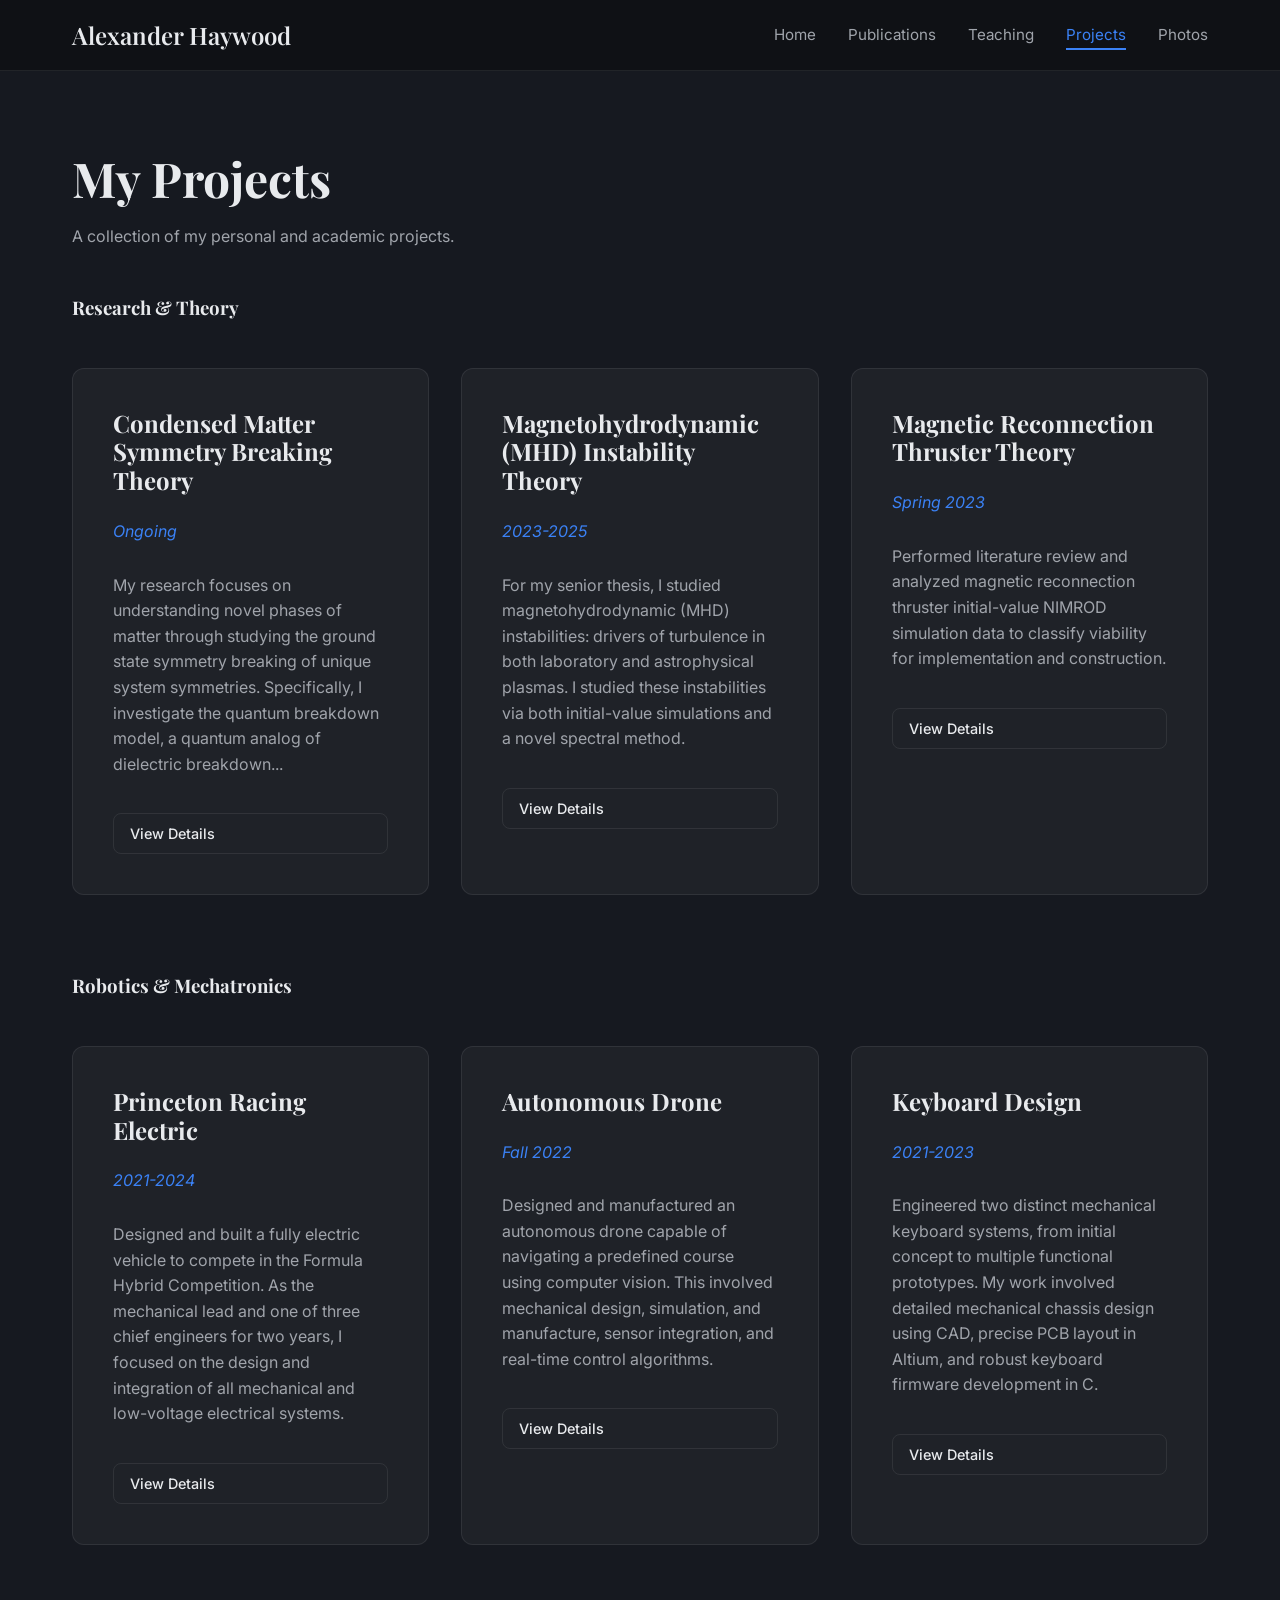
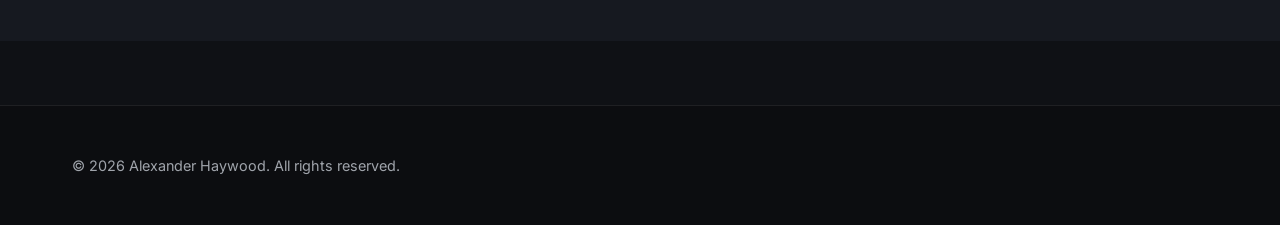
<file: projects.html>
<!DOCTYPE html>
<html lang="en" dir="ltr">
<head>
    <meta charset="utf-8">
    <meta name="viewport" content="width=device-width, initial-scale=1, shrink-to-fit=no">
    <title>Alexander Haywood | Projects</title>
    <link href="https://fonts.googleapis.com/css2?family=Inter:wght@300;400;500;600&family=Playfair+Display:ital,wght@0,400;0,600;0,700;1,400&display=swap" rel="stylesheet">
    <link rel="stylesheet" href="style.css">
</head>
<body>
    <div class="dynamic-bg"></div>

    <header>
        <div class="container nav-inner">
            <a class="logo" href="/">Alexander Haywood</a>
            <button class="nav-toggle" aria-label="Toggle navigation">
                <span></span><span></span><span></span>
            </button>
            <ul class="nav-links">
                <li><a href="/">Home</a></li>
                <li><a href="publications">Publications</a></li>
                <li><a href="teaching">Teaching</a></li>
                <li><a href="projects" class="accent">Projects</a></li>
                <li><a href="photos">Photos</a></li>
            </ul>
        </div>
    </header>

    <section class="section alt-bg" style="padding-top: 150px; min-height: 100vh;">
        <div class="container reveal">
            <h2>My Projects</h2>
            <p style="margin-bottom: 3rem;">A collection of my personal and academic projects.</p>

            <h3 style="margin-top: 2rem;">Research & Theory</h3>
            <div class="services-grid">
                <div class="service-card reveal">
                    <h3>Condensed Matter Symmetry Breaking Theory</h3>
                    <p class="accent" style="font-style: italic; margin-bottom: 1rem;">Ongoing</p>
                    <p>My research focuses on understanding novel phases of matter through studying the ground state symmetry breaking of unique system symmetries. Specifically, I investigate the quantum breakdown model, a quantum analog of dielectric breakdown...</p>
                    <a href="https://drive.google.com/file/d/1afVeXFeJFlPIGq2DeE9EIdu86arV-Ll6/view?usp=sharing" target="_blank" class="btn btn-secondary" style="margin-top: 1.5rem; padding: 0.5rem 1rem; font-size: 0.9rem;">View Details</a>
                </div>

                <div class="service-card reveal">
                    <h3>Magnetohydrodynamic (MHD) Instability Theory</h3>
                    <p class="accent" style="font-style: italic; margin-bottom: 1rem;">2023-2025</p>
                    <p>For my senior thesis, I studied magnetohydrodynamic (MHD) instabilities: drivers of turbulence in both laboratory and astrophysical plasmas. I studied these instabilities via both initial-value simulations and a novel spectral method.</p>
                    <a href="https://drive.google.com/drive/folders/1Ua-ou-RHP7XSs_8Zm_6vzs5P2Aer0mdH?usp=sharing" target="_blank" class="btn btn-secondary" style="margin-top: 1.5rem; padding: 0.5rem 1rem; font-size: 0.9rem;">View Details</a>
                </div>

                <div class="service-card reveal">
                    <h3>Magnetic Reconnection Thruster Theory</h3>
                    <p class="accent" style="font-style: italic; margin-bottom: 1rem;">Spring 2023</p>
                    <p>Performed literature review and analyzed magnetic reconnection thruster initial-value NIMROD simulation data to classify viability for implementation and construction.</p>
                    <a href="https://drive.google.com/file/d/1PoA9QG_QUIBM-g7zYK7d5_i_2VtiS86Q/view?usp=sharing" target="_blank" class="btn btn-secondary" style="margin-top: 1.5rem; padding: 0.5rem 1rem; font-size: 0.9rem;">View Details</a>
                </div>
            </div>

            <h3 style="margin-top: 5rem;">Robotics & Mechatronics</h3>
            <div class="services-grid">
                <div class="service-card reveal">
                    <h3>Princeton Racing Electric</h3>
                    <p class="accent" style="font-style: italic; margin-bottom: 1rem;">2021-2024</p>
                    <p>Designed and built a fully electric vehicle to compete in the Formula Hybrid Competition. As the mechanical lead and one of three chief engineers for two years, I focused on the design and integration of all mechanical and low-voltage electrical systems.</p>
                    <a href="https://princetonracingelectric.com/" target="_blank" class="btn btn-secondary" style="margin-top: 1.5rem; padding: 0.5rem 1rem; font-size: 0.9rem;">View Details</a>
                </div>

                <div class="service-card reveal">
                    <h3>Autonomous Drone</h3>
                    <p class="accent" style="font-style: italic; margin-bottom: 1rem;">Fall 2022</p>
                    <p>Designed and manufactured an autonomous drone capable of navigating a predefined course using computer vision. This involved mechanical design, simulation, and manufacture, sensor integration, and real-time control algorithms.</p>
                    <a href="https://drive.google.com/file/d/15bDNWx9g_iHHfVzmi17-Q3qdR-axWjC_/view?usp=sharing" target="_blank" class="btn btn-secondary" style="margin-top: 1.5rem; padding: 0.5rem 1rem; font-size: 0.9rem;">View Details</a>
                </div>

                <div class="service-card reveal">
                    <h3>Keyboard Design</h3>
                    <p class="accent" style="font-style: italic; margin-bottom: 1rem;">2021-2023</p>
                    <p>Engineered two distinct mechanical keyboard systems, from initial concept to multiple functional prototypes. My work involved detailed mechanical chassis design using CAD, precise PCB layout in Altium, and robust keyboard firmware development in C.</p>
                    <a href="https://tigersats.princeton.edu/" target="_blank" class="btn btn-secondary" style="margin-top: 1.5rem; padding: 0.5rem 1rem; font-size: 0.9rem;">View Details</a>
                </div>
            </div>
        </div>
    </section>

    <footer>
        <div class="container footer-content">
            <p>&copy; <span id="year"></span> Alexander Haywood. All rights reserved.</p>
        </div>
    </footer>

    <script src="script.js"></script>
</body>
</html>
</file>
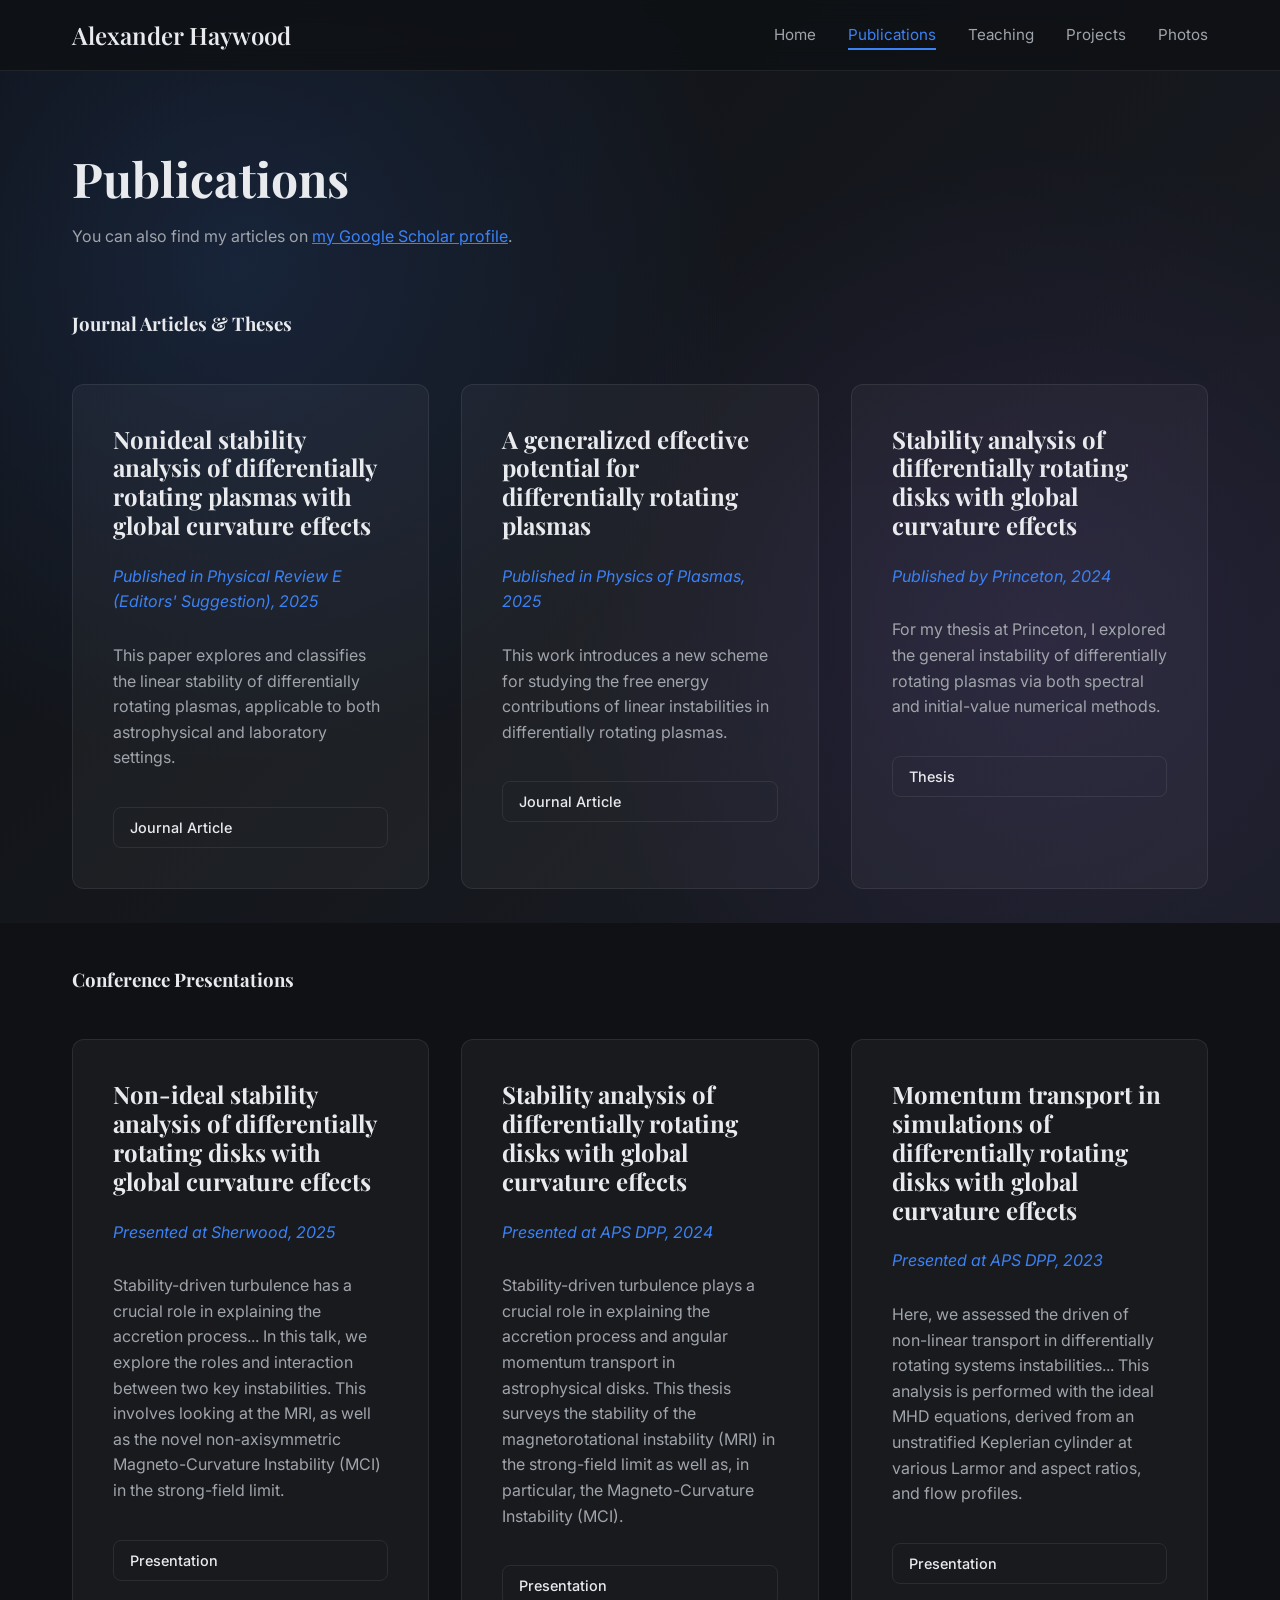
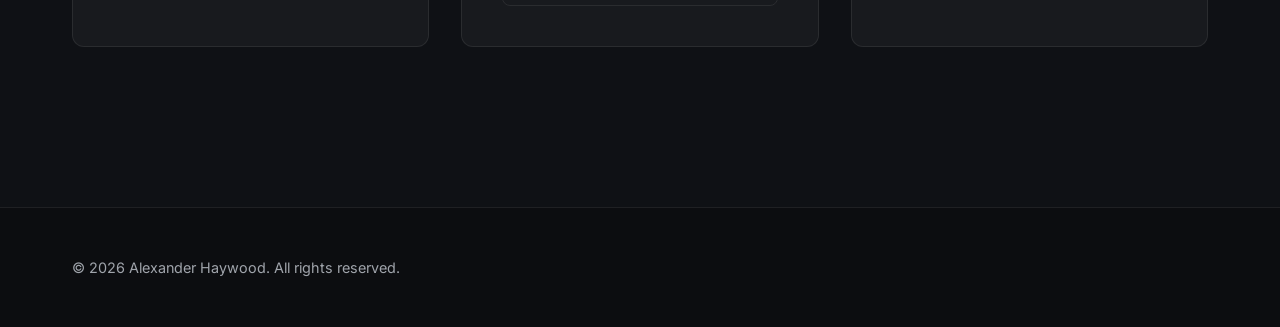
<file: publications.html>
<!DOCTYPE html>
<html lang="en" dir="ltr">
<head>
    <meta charset="utf-8">
    <meta name="viewport" content="width=device-width, initial-scale=1, shrink-to-fit=no">
    <title>Alexander Haywood | Publications</title>
    <link href="https://fonts.googleapis.com/css2?family=Inter:wght@300;400;500;600&family=Playfair+Display:ital,wght@0,400;0,600;0,700;1,400&display=swap" rel="stylesheet">
    <link rel="stylesheet" href="style.css">
</head>
<body>
    <div class="dynamic-bg"></div>

    <header>
        <div class="container nav-inner">
            <a class="logo" href="/">Alexander Haywood</a>
            <button class="nav-toggle" aria-label="Toggle navigation">
                <span></span><span></span><span></span>
            </button>
            <ul class="nav-links">
                <li><a href="/">Home</a></li>
                <li><a href="publications" class="accent">Publications</a></li>
                <li><a href="teaching">Teaching</a></li>
                <li><a href="projects">Projects</a></li>
                <li><a href="photos">Photos</a></li>
            </ul>
        </div>
    </header>

    <section class="section" style="padding-top: 150px; min-height: 100vh;">
        <div class="container reveal">
            <h2>Publications</h2>
            <p style="margin-bottom: 2rem;">You can also find my articles on <a href="https://scholar.google.com/citations?user=LzRSGlgAAAAJ&hl=en" target="_blank" class="accent">my Google Scholar profile</a>.</p>

            <h3 style="margin-top: 4rem;">Journal Articles & Theses</h3>
            <div class="services-grid">
                <div class="service-card reveal">
                    <h3>Nonideal stability analysis of differentially rotating plasmas with global curvature effects</h3>
                    <p class="accent" style="font-style: italic; margin-bottom: 1rem;">Published in Physical Review E (Editors' Suggestion), 2025</p>
                    <p>This paper explores and classifies the linear stability of differentially rotating plasmas, applicable to both astrophysical and laboratory settings.</p>
                    <a href="https://journals.aps.org/pre/abstract/10.1103/rgr3-p9wg" target="_blank" class="btn btn-secondary" style="margin-top: 1.5rem; padding: 0.5rem 1rem; font-size: 0.9rem;">Journal Article</a>
                </div>

                <div class="service-card reveal">
                    <h3>A generalized effective potential for differentially rotating plasmas</h3>
                    <p class="accent" style="font-style: italic; margin-bottom: 1rem;">Published in Physics of Plasmas, 2025</p>
                    <p>This work introduces a new scheme for studying the free energy contributions of linear instabilities in differentially rotating plasmas.</p>
                    <a href="https://pubs.aip.org/aip/pop/article/32/3/030702/3339680/A-generalized-effective-potential-for" target="_blank" class="btn btn-secondary" style="margin-top: 1.5rem; padding: 0.5rem 1rem; font-size: 0.9rem;">Journal Article</a>
                </div>

                <div class="service-card reveal">
                    <h3>Stability analysis of differentially rotating disks with global curvature effects</h3>
                    <p class="accent" style="font-style: italic; margin-bottom: 1rem;">Published by Princeton, 2024</p>
                    <p>For my thesis at Princeton, I explored the general instability of differentially rotating plasmas via both spectral and initial-value numerical methods.</p>
                    <a href="https://drive.google.com/file/d/1K_acn_D7tZbE5UHH3ksS3qkBdis9TLyz/view?usp=sharing" target="_blank" class="btn btn-secondary" style="margin-top: 1.5rem; padding: 0.5rem 1rem; font-size: 0.9rem;">Thesis</a>
                </div>
            </div>

            <h3 style="margin-top: 5rem;">Conference Presentations</h3>
            <div class="services-grid">
                <div class="service-card reveal">
                    <h3>Non-ideal stability analysis of differentially rotating disks with global curvature effects</h3>
                    <p class="accent" style="font-style: italic; margin-bottom: 1rem;">Presented at Sherwood, 2025</p>
                    <p>Stability-driven turbulence has a crucial role in explaining the accretion process... In this talk, we explore the roles and interaction between two key instabilities. This involves looking at the MRI, as well as the novel non-axisymmetric Magneto-Curvature Instability (MCI) in the strong-field limit.</p>
                    <a href="https://drive.google.com/file/d/1swxrlVujX1Qfk1bl473zZQ3wuRk8xI-T/view?usp=sharing" target="_blank" class="btn btn-secondary" style="margin-top: 1.5rem; padding: 0.5rem 1rem; font-size: 0.9rem;">Presentation</a>
                </div>

                <div class="service-card reveal">
                    <h3>Stability analysis of differentially rotating disks with global curvature effects</h3>
                    <p class="accent" style="font-style: italic; margin-bottom: 1rem;">Presented at APS DPP, 2024</p>
                    <p>Stability-driven turbulence plays a crucial role in explaining the accretion process and angular momentum transport in astrophysical disks. This thesis surveys the stability of the magnetorotational instability (MRI) in the strong-field limit as well as, in particular, the Magneto-Curvature Instability (MCI).</p>
                    <a href="https://drive.google.com/file/d/1WRB7lA8bBtjf6wplPPrt6qmtHCEcqmUs/view" target="_blank" class="btn btn-secondary" style="margin-top: 1.5rem; padding: 0.5rem 1rem; font-size: 0.9rem;">Presentation</a>
                </div>

                <div class="service-card reveal">
                    <h3>Momentum transport in simulations of differentially rotating disks with global curvature effects</h3>
                    <p class="accent" style="font-style: italic; margin-bottom: 1rem;">Presented at APS DPP, 2023</p>
                    <p>Here, we assessed the driven of non-linear transport in differentially rotating systems instabilities... This analysis is performed with the ideal MHD equations, derived from an unstratified Keplerian cylinder at various Larmor and aspect ratios, and flow profiles.</p>
                    <a href="https://drive.google.com/file/d/14jXA4NOLmpWg2l7RYU6IsIsV2BSVmt2G/view" target="_blank" class="btn btn-secondary" style="margin-top: 1.5rem; padding: 0.5rem 1rem; font-size: 0.9rem;">Presentation</a>
                </div>
            </div>
        </div>
    </section>

    <footer>
        <div class="container footer-content">
            <p>&copy; <span id="year"></span> Alexander Haywood. All rights reserved.</p>
        </div>
    </footer>

    <script src="script.js"></script>
</body>
</html>
</file>
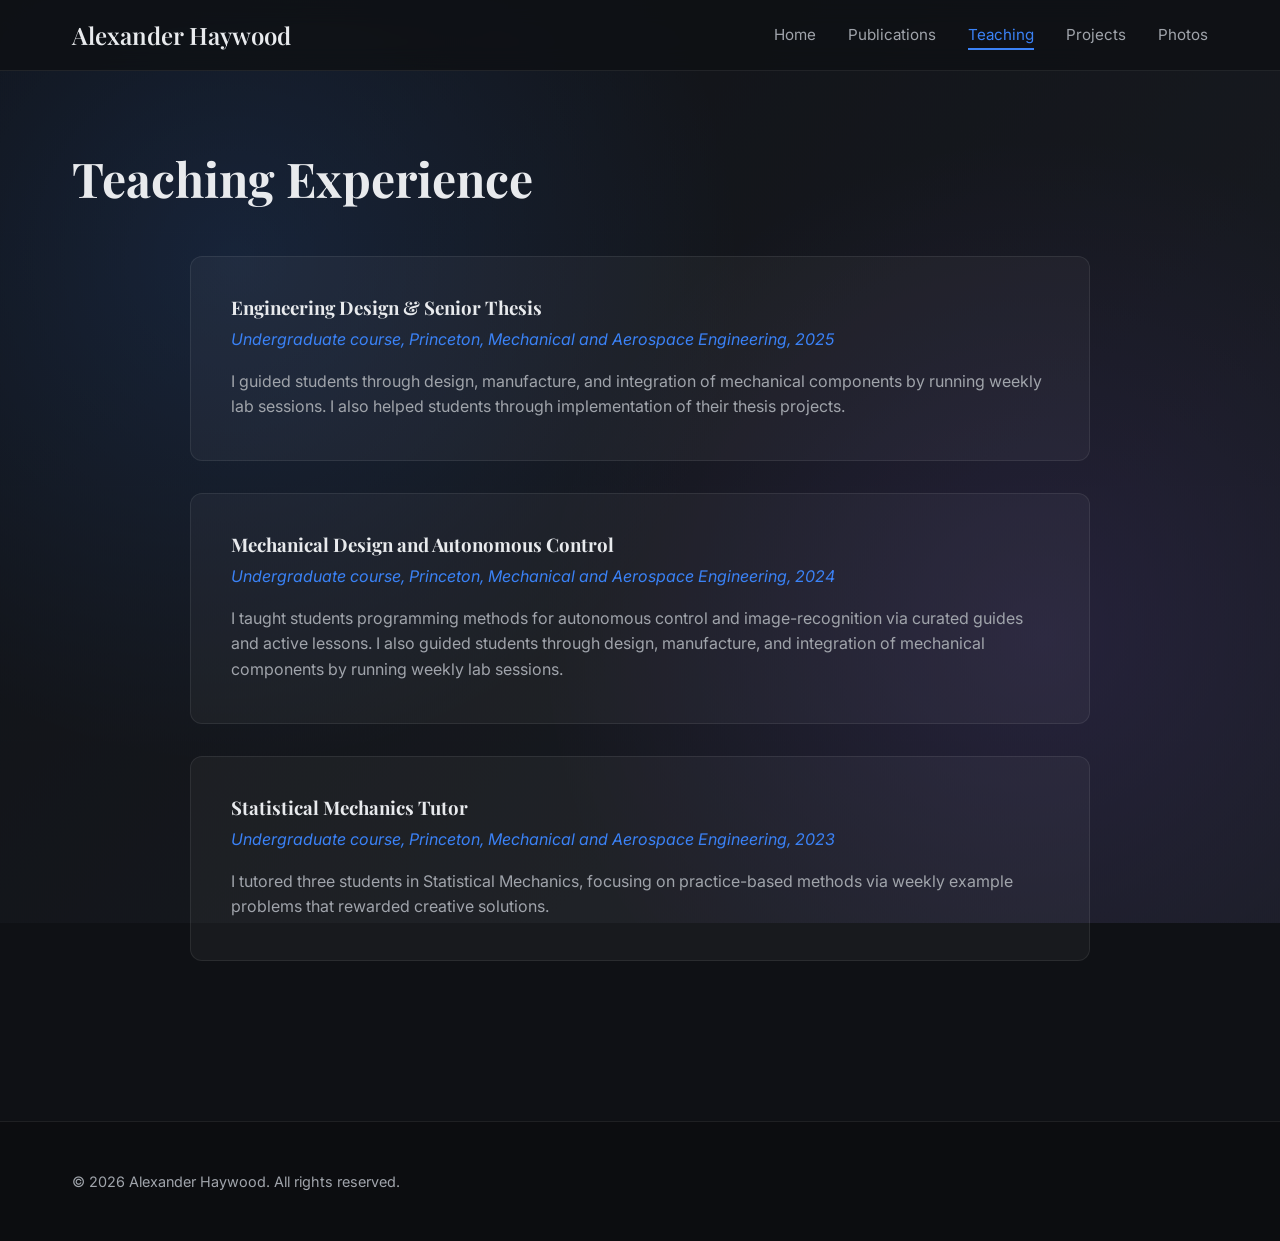
<file: teaching.html>
<!DOCTYPE html>
<html lang="en" dir="ltr">
<head>
    <meta charset="utf-8">
    <meta name="viewport" content="width=device-width, initial-scale=1, shrink-to-fit=no">
    <title>Alexander Haywood | Teaching</title>
    <link href="https://fonts.googleapis.com/css2?family=Inter:wght@300;400;500;600&family=Playfair+Display:ital,wght@0,400;0,600;0,700;1,400&display=swap" rel="stylesheet">
    <link rel="stylesheet" href="style.css">
</head>
<body>
    <div class="dynamic-bg"></div>

    <header>
        <div class="container nav-inner">
            <a class="logo" href="/">Alexander Haywood</a>
            <button class="nav-toggle" aria-label="Toggle navigation">
                <span></span><span></span><span></span>
            </button>
            <ul class="nav-links">
                <li><a href="/">Home</a></li>
                <li><a href="publications">Publications</a></li>
                <li><a href="teaching" class="accent">Teaching</a></li>
                <li><a href="projects">Projects</a></li>
                <li><a href="photos">Photos</a></li>
            </ul>
        </div>
    </header>

    <section class="section" style="padding-top: 150px; min-height: 100vh;">
        <div class="container reveal">
            <h2>Teaching Experience</h2>

            <!-- Explicitly forced to single column on all screen sizes -->
            <div class="vision-grid" style="grid-template-columns: 1fr; max-width: 900px; margin: 3rem auto 0;">
                <div class="value-card reveal">
                    <h3 style="color: var(--text-primary); margin-bottom: 0.5rem;">Engineering Design & Senior Thesis</h3>
                    <p class="accent" style="font-style: italic; margin-bottom: 1rem;">Undergraduate course, Princeton, Mechanical and Aerospace Engineering, 2025</p>
                    <p style="max-width: 100%;">I guided students through design, manufacture, and integration of mechanical components by running weekly lab sessions. I also helped students through implementation of their thesis projects.</p>
                </div>

                <div class="value-card reveal">
                    <h3 style="color: var(--text-primary); margin-bottom: 0.5rem;">Mechanical Design and Autonomous Control</h3>
                    <p class="accent" style="font-style: italic; margin-bottom: 1rem;">Undergraduate course, Princeton, Mechanical and Aerospace Engineering, 2024</p>
                    <p style="max-width: 100%;">I taught students programming methods for autonomous control and image-recognition via curated guides and active lessons. I also guided students through design, manufacture, and integration of mechanical components by running weekly lab sessions.</p>
                </div>

                <div class="value-card reveal">
                    <h3 style="color: var(--text-primary); margin-bottom: 0.5rem;">Statistical Mechanics Tutor</h3>
                    <p class="accent" style="font-style: italic; margin-bottom: 1rem;">Undergraduate course, Princeton, Mechanical and Aerospace Engineering, 2023</p>
                    <p style="max-width: 100%;">I tutored three students in Statistical Mechanics, focusing on practice-based methods via weekly example problems that rewarded creative solutions.</p>
                </div>
            </div>
        </div>
    </section>

    <footer>
        <div class="container footer-content">
            <p>&copy; <span id="year"></span> Alexander Haywood. All rights reserved.</p>
        </div>
    </footer>

    <script src="script.js"></script>
</body>
</html>
</file>
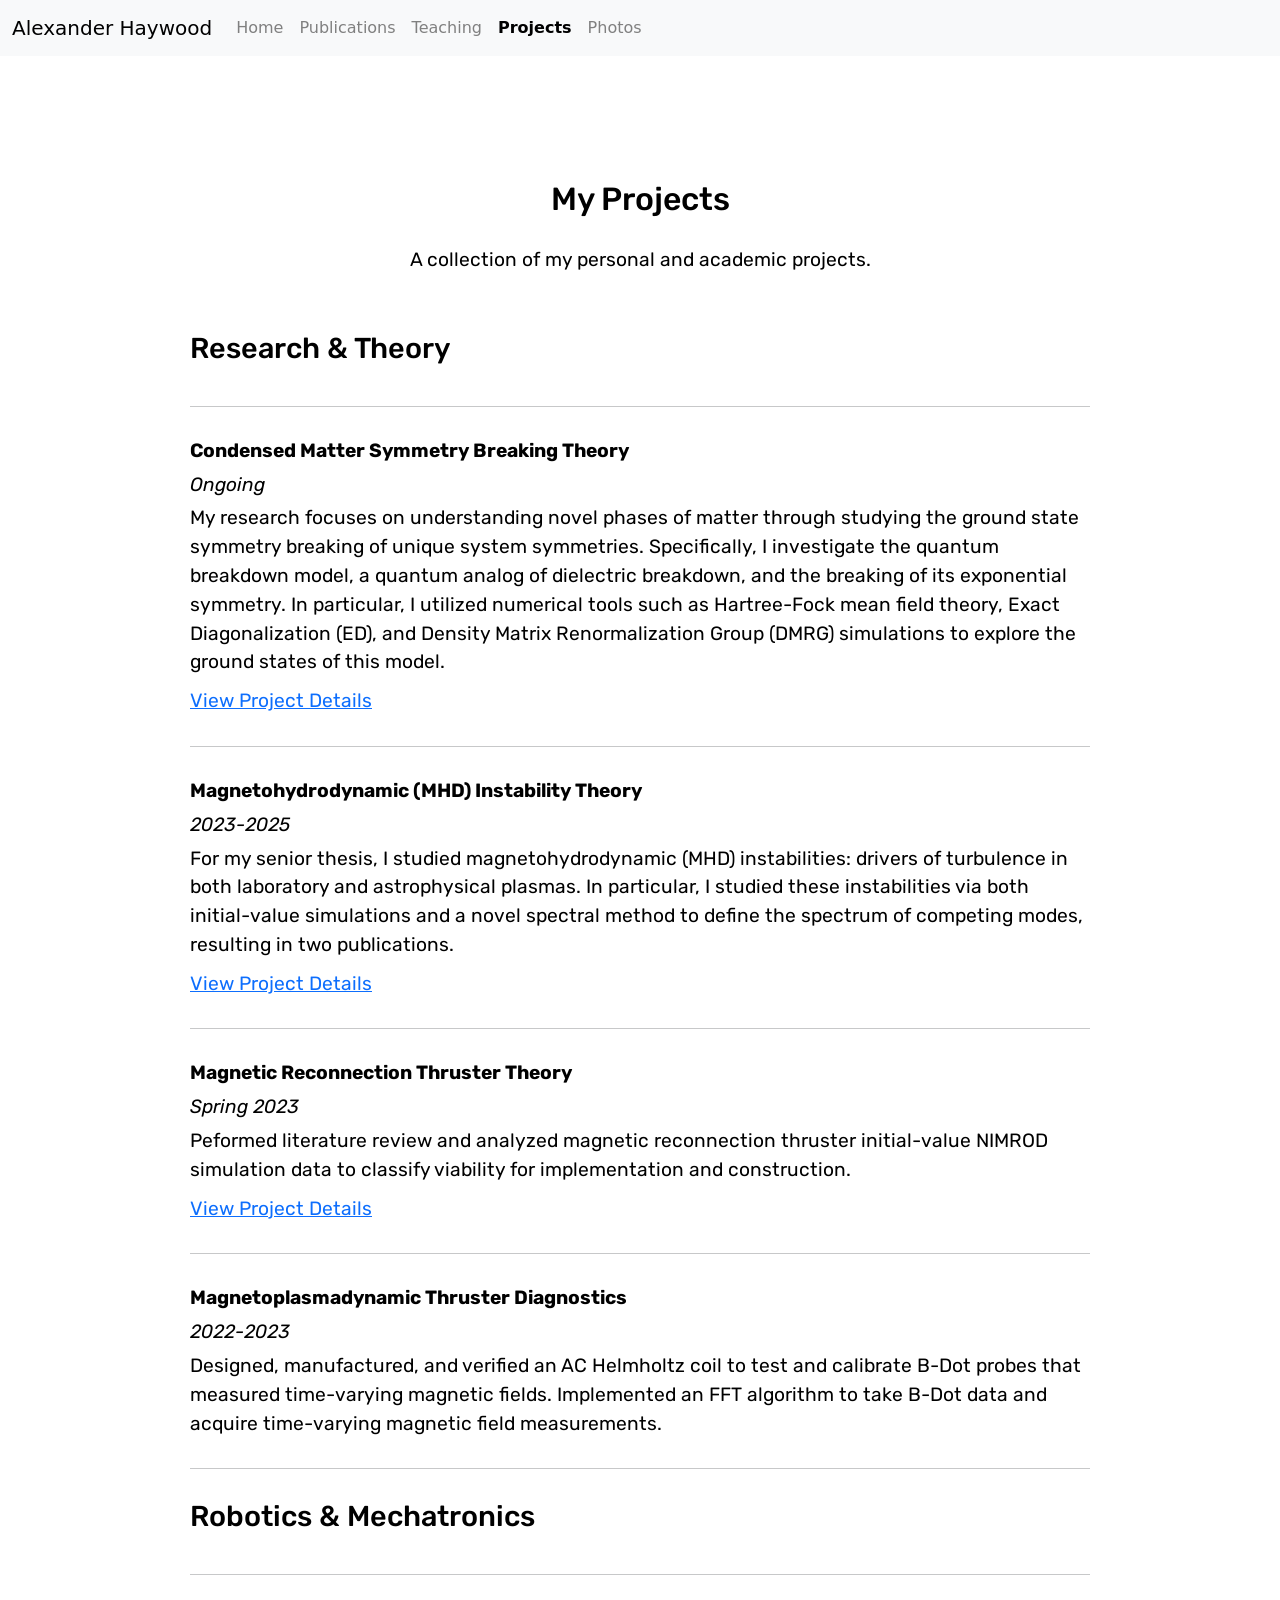
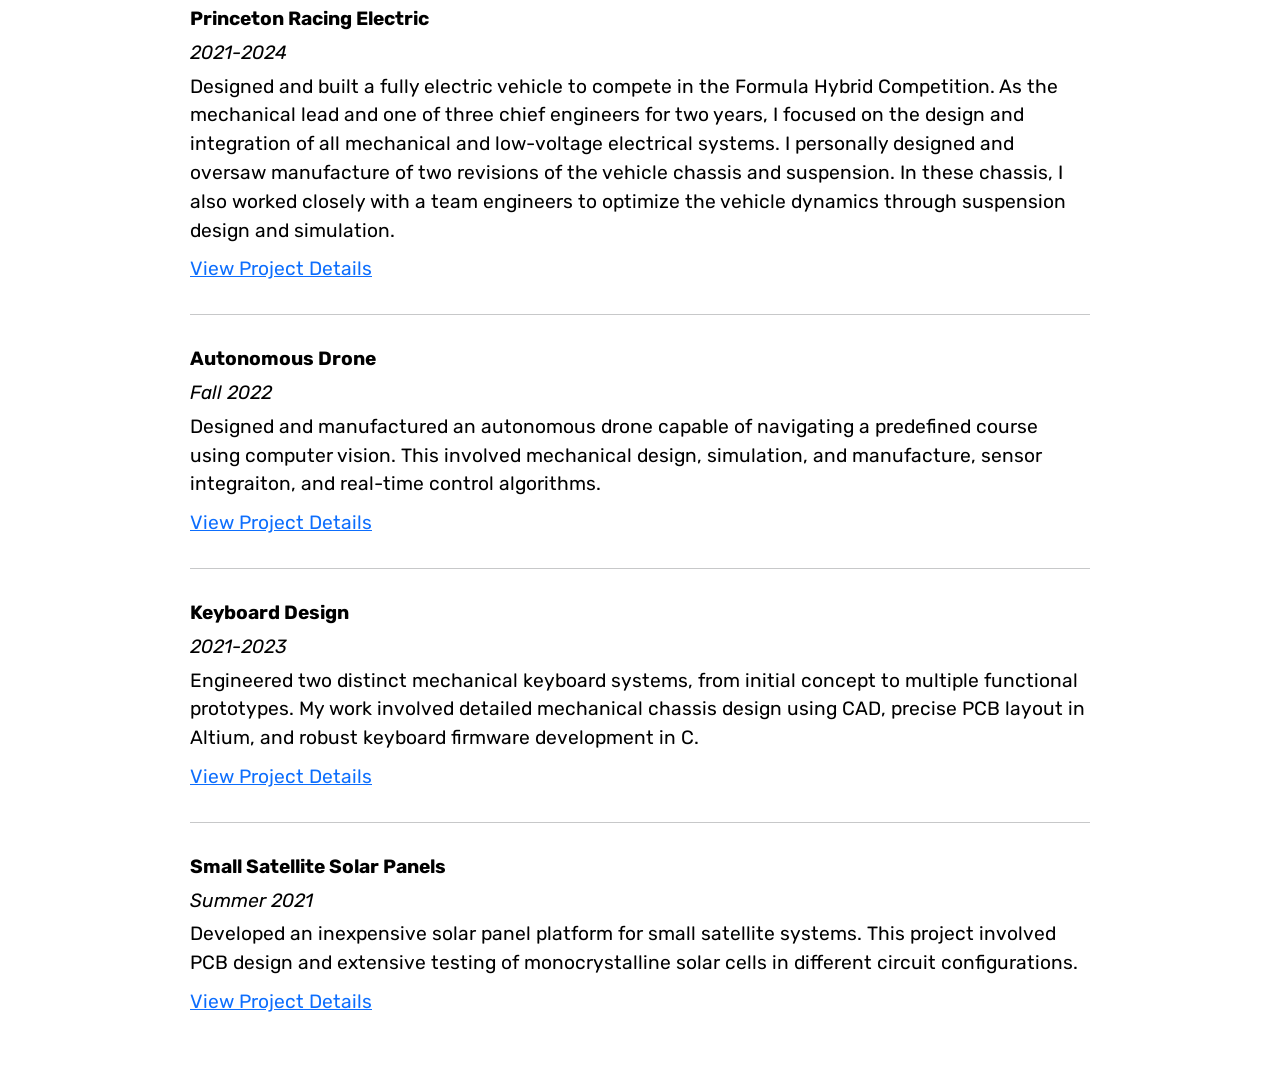
<file: assets/projects.html>
<!DOCTYPE html>
<html lang="en" dir="ltr">
  <head>
    <meta charset="utf-8">
    <meta name="viewport" content="width=device-width, initial-scale=1, shrink-to-fit=no">
    <title>Personal Website - Projects</title>
    <link rel="preconnect" href="https://fonts.gstatic.com">
    <link href="https://fonts.googleapis.com/css2?family=Rubik:wght@300;400;500;600;700&display=swap" rel="stylesheet">
    <script src="granim.min.js"></script>
    <link href="https://cdn.jsdelivr.net/npm/bootstrap@5.1.3/dist/css/bootstrap.min.css" rel="stylesheet" integrity="sha384-1BmE4kWBq78iYhFldvKuhfTAU6auU8tT94WrHftjDbrCEXSU1oBoqyl2QvZ6jIW3" crossorigin="anonymous">
    <link rel="stylesheet" href="https://cdnjs.cloudflare.com/ajax/libs/font-awesome/4.7.0/css/font-awesome.min.css">
    <link rel="stylesheet" href="styles.css">
    <style>
        /* Add CSS for navigation positioning if needed */
        nav {
            position: relative; /* Or 'fixed' */
            z-index: 1000;
            width: 100%;
        }
        .main-content {
            padding: 5% 5%;
            padding-top: calc(5% + 60px); /* Adjust based on nav height */
            position: relative;
            z-index: 1;
        }
        /* Style for the projects content container (similar to publications) */
        .projects-content {
            text-align: left;
            max-width: 900px; /* Adjust this value for desired width */
            margin: 0 auto; /* Centers the container */
            padding-top: 20px; /* Add some space below the heading */
        }
        .projects-content p {
            margin-bottom: 10px; /* Space between paragraphs */
        }
        .projects-content h3 {
            margin-top: 20px; /* Space above subheadings */
            margin-bottom: 15px;
        }
        .projects-content hr {
            margin: 30px 0;
        }

        /* CSS for the active navigation link (copied from previous instructions) */
        .navbar-nav .nav-link {
            color: gray; /* Set inactive links to gray */
        }
        .navbar-nav .nav-link.active {
            color: black !important; /* Make active link black, use !important to override Bootstrap */
            font-weight: 500; /* Optional: make it a bit bolder */
        }
        .navbar-nav .nav-link:hover {
            color: #333; /* Slightly darker gray on hover for inactive links */
        }
        .navbar-nav .nav-link.active:hover {
            color: black !important; /* Keep active link black on hover */
        }
        .navbar-brand {
            color: black !important; /* Make the brand name black */
        }
    </style>
  </head>
  <body>

      <nav class="navbar navbar-expand-lg navbar-light bg-light">
        <div class="container-fluid">
          <a class="navbar-brand" href="index.html">Alexander Haywood</a>
          <button class="navbar-toggler" type="button" data-bs-toggle="collapse" data-bs-target="#navbarNav" aria-controls="navbarNav" aria-expanded="false" aria-label="Toggle navigation">
            <span class="navbar-toggler-icon"></span>
          </button>
          <div class="collapse navbar-collapse" id="navbarNav">
            <ul class="navbar-nav">
              <li class="nav-item">
                <a class="nav-link" href="index.html">Home</a>
              </li>
              <li class="nav-item">
                <a class="nav-link" href="publications.html">Publications</a>
              </li>
              <li class="nav-item">
                <a class="nav-link" href="teaching.html">Teaching</a>
              </li>
              <li class="nav-item">
                <a class="nav-link active" aria-current="page" href="projects.html">Projects</a>
              </li>
              <li class="nav-item">
                <a class="nav-link" href="photos.html">Photos</a>

              </li>
            </ul>
            </ul>
          </div>
        </div>
      </nav>
<!-- 
    
      <nav class="navbar navbar-expand-lg navbar-light bg-light">
      <div class="container-fluid">
        <a class="navbar-brand" href="index.html">Alexander Haywood</a>
        <button class="navbar-toggler" type="button" data-bs-toggle="collapse" data-bs-target="#navbarNav" aria-controls="navbarNav" aria-expanded="false" aria-label="Toggle navigation">
          <span class="navbar-toggler-icon"></span>
        </button>
        <div class="collapse navbar-collapse" id="navbarNav">
            <ul class="navbar-nav">
              <li class="nav-item">
                <a class="nav-link" href="index.html">Home</a>
              </li>
              <li class="nav-item">
                <a class="nav-link" href="publications.html">Publications</a>
              </li>
              <li class="nav-item">
                <a class="nav-link" href="teaching.html">Teaching</a>
              </li>
              <li class="nav-item">
                <a class="nav-link active" aria-current="page" href="projects.html">Projects</a>
              </li>
              <li class="nav-item">
                <a class="nav-link" href="photos.html">Photos</a>
              </li>
            </ul>
            </li>
          </ul>
        </div>
      </div>
    </nav> -->

    <canvas id="canvas-image-blending" style="height: 300px;"></canvas>
    <div class="main-content" style="text-align: center; width: 100%;">
      <center>

        <h2 style="padding-bottom: 20px;">My Projects</h2>
        <p>A collection of my personal and academic projects.</p>

        <div class="projects-content">

          <h3>Research & Theory</h3>
          <hr style="margin: 30px 0;">
          <p style="font-weight: bold; margin-bottom: 5px;">Condensed Matter Symmetry Breaking Theory</p>
          <p style="font-style: italic; margin-bottom: 5px;">Ongoing</p>
          <p style="margin-bottom: 10px;">My research focuses on understanding novel phases of matter through studying the ground state symmetry breaking of unique system symmetries. Specifically, I investigate the quantum breakdown model, a quantum analog of dielectric breakdown, and the breaking of its exponential symmetry. In particular, I utilized numerical tools such as Hartree-Fock mean field theory, Exact Diagonalization (ED), and Density Matrix Renormalization Group (DMRG) simulations to explore the ground states of this model.</p>
          <p><a href="https://drive.google.com/file/d/1afVeXFeJFlPIGq2DeE9EIdu86arV-Ll6/view?usp=sharing" target="_blank">View Project Details</a></p>
          <hr style="margin: 30px 0;">

          <p style="font-weight: bold; margin-bottom: 5px;">Magnetohydrodynamic (MHD) Instability Theory</p>
          <p style="font-style: italic; margin-bottom: 5px;">2023-2025</p>
          <p style="margin-bottom: 10px;">For my senior thesis, I studied magnetohydrodynamic (MHD) instabilities: drivers of turbulence in both laboratory and astrophysical plasmas. In particular, I studied these instabilities via both initial-value simulations and a novel spectral method to define the spectrum of competing modes, resulting in two publications.</p>
          <p><a href="https://drive.google.com/drive/folders/1Ua-ou-RHP7XSs_8Zm_6vzs5P2Aer0mdH?usp=sharing" target="_blank">View Project Details</a></p>
          <hr style="margin: 30px 0;">

          <p style="font-weight: bold; margin-bottom: 5px;">Magnetic Reconnection Thruster Theory</p>
          <p style="font-style: italic; margin-bottom: 5px;">Spring 2023</p>
          <p style="margin-bottom: 10px;">Peformed literature review and analyzed magnetic reconnection thruster initial-value NIMROD simulation data to classify viability for implementation and construction.</p>
          <p><a href="https://drive.google.com/file/d/1PoA9QG_QUIBM-g7zYK7d5_i_2VtiS86Q/view?usp=sharing" target="_blank">View Project Details</a></p>
          <hr style="margin: 30px 0;">

          <p style="font-weight: bold; margin-bottom: 5px;">Magnetoplasmadynamic Thruster Diagnostics</p>
          <p style="font-style: italic; margin-bottom: 5px;">2022-2023</p>
          <p style="margin-bottom: 10px;">Designed, manufactured, and verified an AC Helmholtz coil to test and calibrate B-Dot probes that measured time-varying magnetic fields. Implemented an FFT algorithm to take B-Dot data and acquire time-varying magnetic field measurements.</p>
          <!-- <p><a href="link-to-project-details-quantum.html" target="_blank">View Project Details</a></p> -->
          <hr style="margin: 30px 0;">

          <h3>Robotics & Mechatronics</h3>
          <hr style="margin: 30px 0;">

          <p style="font-weight: bold; margin-bottom: 5px;">Princeton Racing Electric</p>
          <p style="font-style: italic; margin-bottom: 5px;">2021-2024</p>
          <p style="margin-bottom: 10px;"> Designed and built a fully electric vehicle to compete in the Formula Hybrid Competition. As the mechanical lead and one of three chief engineers for two years, I focused on the design and integration of all mechanical and low-voltage electrical systems. I personally designed and oversaw manufacture of two revisions of the vehicle chassis and suspension. In these chassis, I also worked closely with a team engineers to optimize the vehicle dynamics through suspension design and simulation.</p>
          <p><a href="https://princetonracingelectric.com/" target="_blank">View Project Details</a></p>
          <!-- <p><a href="assets/image_421403.png" target="_blank">View Image Example</a></p> -->

          <hr style="margin: 30px 0;"> <p style="font-weight: bold; margin-bottom: 5px;">Autonomous Drone</p>
          <p style="font-style: italic; margin-bottom: 5px;">Fall 2022</p>
          <p style="margin-bottom: 10px;">Designed and manufactured an autonomous drone capable of navigating a predefined course using computer vision. This involved mechanical design, simulation, and manufacture, sensor integraiton, and real-time control algorithms.</p>
          <p><a href="https://drive.google.com/file/d/15bDNWx9g_iHHfVzmi17-Q3qdR-axWjC_/view?usp=sharing" target="_blank">View Project Details</a></p>

          <hr style="margin: 30px 0;"> <p style="font-weight: bold; margin-bottom: 5px;">Keyboard Design</p>
          <p style="font-style: italic; margin-bottom: 5px;">2021-2023</p>
          <p style="margin-bottom: 10px;">Engineered two distinct mechanical keyboard systems, from initial concept to multiple functional prototypes. My work involved detailed mechanical chassis design using CAD, precise PCB layout in Altium, and robust keyboard firmware development in C.</p>
          <p><a href="https://tigersats.princeton.edu/" target="_blank">View Project Details</a></p>

          <hr style="margin: 30px 0;"> <p style="font-weight: bold; margin-bottom: 5px;">Small Satellite Solar Panels</p>
          <p style="font-style: italic; margin-bottom: 5px;">Summer 2021</p>
          <p style="margin-bottom: 10px;">Developed an inexpensive solar panel platform for small satellite systems. This project involved PCB design and extensive testing of monocrystalline solar cells in different circuit configurations.</p>
          <p><a href="https://tigersats.princeton.edu/" target="_blank">View Project Details</a></p>

          <!-- <h3>Software Development</h3>
          <hr style="margin: 30px 0;">

          <p style="font-weight: bold; margin-bottom: 5px;">Web-based Data Visualization Tool</p>
          <p style="font-style: italic; margin-bottom: 5px;">Summer 2023</p>
          <p style="margin-bottom: 10px;">Developed a responsive web application for interactive visualization of scientific datasets. Utilized React.js for the frontend and Python/Flask for the backend API, incorporating d3.js for advanced charting.</p>
          <p><a href="link-to-project-details-data-viz.html" target="_blank">View Project Details</a></p>

          <hr style="margin: 30px 0;">

          <p style="font-weight: bold; margin-bottom: 5px;">Machine Learning Model for Predictive Analysis</p>
          <p style="font-style: italic; margin-bottom: 5px;">Fall 2022</p>
          <p style="margin-bottom: 10px;">Implemented a machine learning model using TensorFlow to predict material properties based on simulation data. Focused on data preprocessing, model training, and performance evaluation.</p>
          <p><a href="link-to-project-details-ml.html" target="_blank">View Project Details</a></p> -->




    
        </div>


      </center>
    </div>

    <script src="https://cdn.jsdelivr.net/npm/bootstrap@5.0.2/dist/js/bootstrap.bundle.min.js" integrity="sha384-MrcW6ZMFYlzcLA8Nl+NtUVF0sA7MsXsP1UyJoMp4YLEuNSfAP+JcXn/tWtIaxVXM" crossorigin="anonymous"></script>
  </body>
</html>
</file>
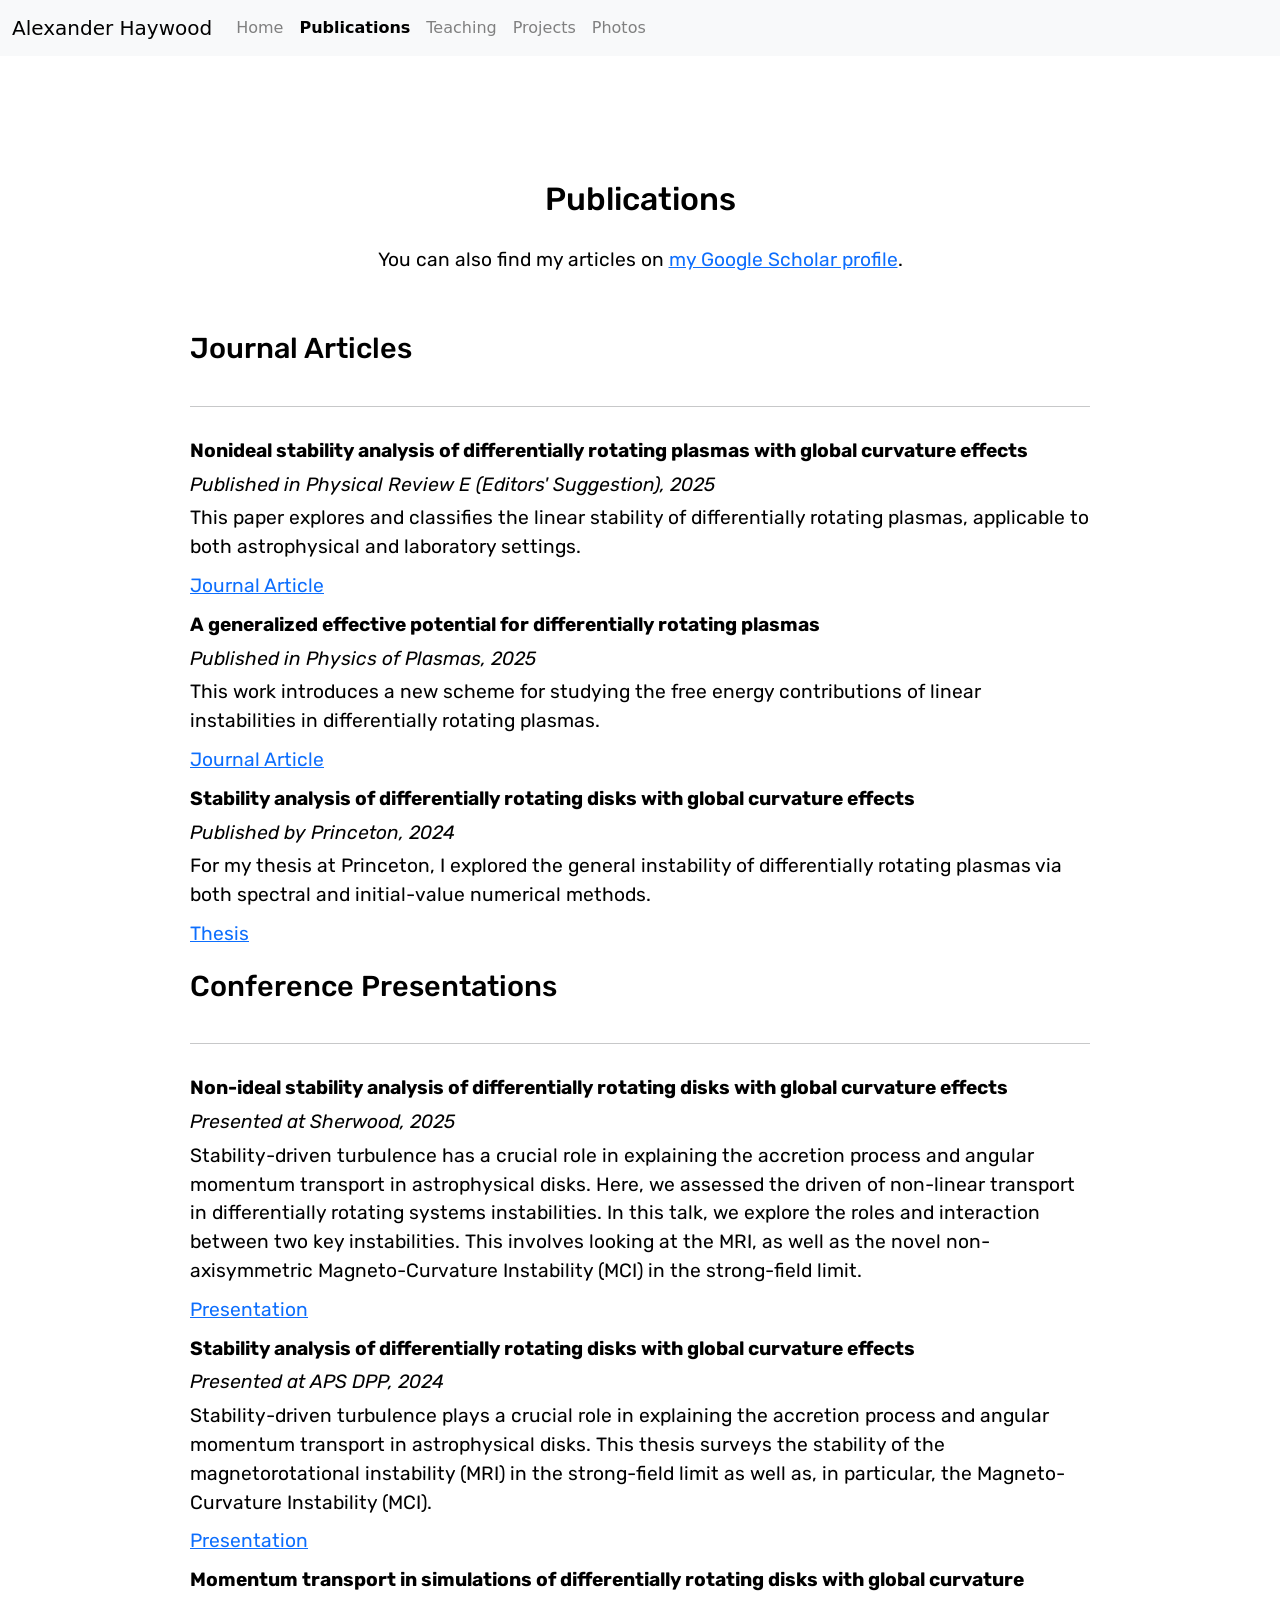
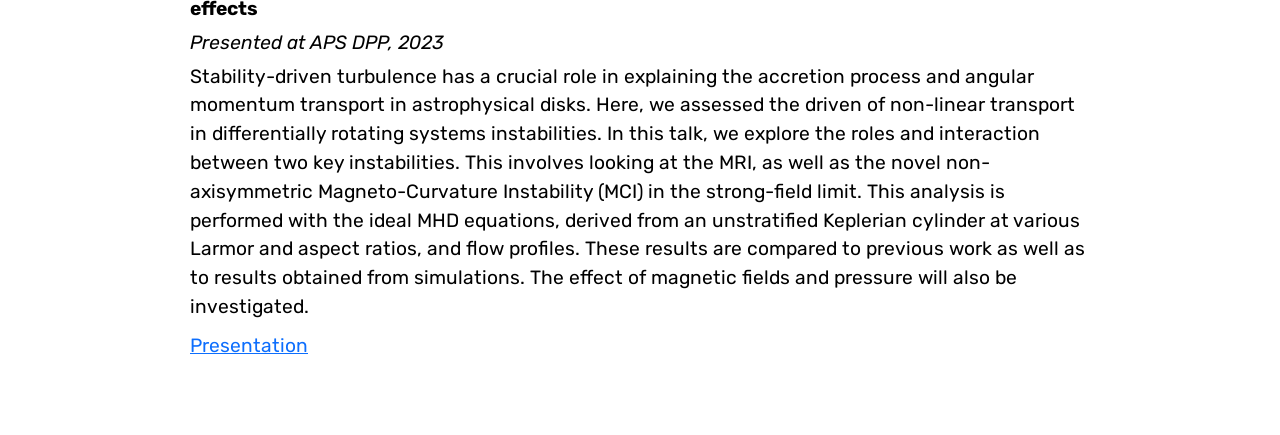
<file: assets/publications.html>
<!DOCTYPE html>
<html lang="en" dir="ltr">
  <head>
    <meta charset="utf-8">
    <meta name="viewport" content="width=device-width, initial-scale=1, shrink-to-fit=no">
    <title>Personal Website - Publications</title> <link rel="preconnect" href="https://fonts.gstatic.com">
    <link href="https://fonts.googleapis.com/css2?family=Rubik:wght@300;400;500;600;700&display=swap" rel="stylesheet">
    <script src="granim.min.js"></script>
    <link href="https://cdn.jsdelivr.net/npm/bootstrap@5.1.3/dist/css/bootstrap.min.css" rel="stylesheet" integrity="sha384-1BmE4kWBq78iYhFldvKuhfTAU6auU8tT94WrHftjDbrCEXSU1oBoqyl2QvZ6jIW3" crossorigin="anonymous">
    <link rel="stylesheet" href="https://cdnjs.cloudflare.com/ajax/libs/font-awesome/4.7.0/css/font-awesome.min.css">
    <link rel="stylesheet" href="styles.css">
    <style>
        /* Add CSS for navigation positioning if needed */
        nav {
            position: relative; /* Or 'fixed' */
            z-index: 1000;
            width: 100%;
        }
         .main-content {
            padding: 5% 5%;
            padding-top: calc(5% + 60px); /* Adjust based on nav height */
            position: relative;
            z-index: 1;
        }
        /* Style for the publications content container */
       .publications-content {
           text-align: left;
           max-width: 900px; /* Adjust this value for desired width */
           margin: 0 auto; /* Centers the container */
           padding-top: 20px; /* Add some space below the heading */
       }
       .publications-content p {
           margin-bottom: 10px; /* Space between paragraphs */
       }
       .publications-content h3 {
           margin-top: 20px; /* Space above subheadings */
           margin-bottom: 15px;
       }
       .publications-content hr {
           margin: 30px 0;
       }

    </style>
  </head>
  <body>

  <nav class="navbar navbar-expand-lg navbar-light bg-light">
    <div class="container-fluid">
      <a class="navbar-brand" href="index.html">Alexander Haywood</a>
      <button class="navbar-toggler" type="button" data-bs-toggle="collapse" data-bs-target="#navbarNav" aria-controls="navbarNav" aria-expanded="false" aria-label="Toggle navigation">
        <span class="navbar-toggler-icon"></span>
      </button>
      <div class="collapse navbar-collapse" id="navbarNav">
        <ul class="navbar-nav">
          <li class="nav-item">
            <a class="nav-link" href="index.html">Home</a> </li>
          <li class="nav-item">
            <a class="nav-link active" aria-current="page" href="publications.html">Publications</a> </li>
          <li class="nav-item">
            <a class="nav-link" href="teaching.html">Teaching</a>
          </li>
          <li class="nav-item">
            <a class="nav-link" href="projects.html">Projects</a>
          </li>
          <li class="nav-item">
            <a class="nav-link" href="photos.html">Photos</a>
          </li>
        </ul>
      </div>
    </div>
  </nav>

    <canvas id="canvas-image-blending" style="height: 300px;"></canvas> <div class="main-content" style="text-align: center; width: 100%;">
      <center>

        <h2 style="padding-bottom: 20px;">Publications</h2>
        <p>You can also find my articles on <a href="https://scholar.google.com/citations?user=LzRSGlgAAAAJ&hl=en" target="_blank">my Google Scholar profile</a>.</p> <div class="publications-content"> 

          <h3>Journal Articles</h3>
          <hr style="margin: 30px 0;"> 

            <p style="font-weight: bold; margin-bottom: 5px;">Nonideal stability analysis of differentially rotating plasmas with global curvature effects</p>
            <p style="font-style: italic; margin-bottom: 5px;">Published in Physical Review E (Editors' Suggestion), 2025</p>
            <p style="margin-bottom: 10px;">This paper explores and classifies the linear stability of differentially rotating plasmas, applicable to both astrophysical and laboratory settings.</p>
            <p><a href="https://journals.aps.org/pre/abstract/10.1103/rgr3-p9wg" target="_blank">Journal Article</a></p> 
              
            <p style="font-weight: bold; margin-bottom: 5px;">A generalized effective potential for differentially rotating plasmas</p>
            <p style="font-style: italic; margin-bottom: 5px;">Published in Physics of Plasmas, 2025</p>
            <p style="margin-bottom: 10px;">This work introduces a new scheme for studying the free energy contributions of linear instabilities in differentially rotating plasmas.</p>
            <p><a href="https://pubs.aip.org/aip/pop/article/32/3/030702/3339680/A-generalized-effective-potential-for" target="_blank">Journal Article</a></p> 
    
            <p style="font-weight: bold; margin-bottom: 5px;">Stability analysis of differentially rotating disks with global curvature effects</p> 
            <p style="font-style: italic; margin-bottom: 5px;">Published by Princeton, 2024</p>
            <p style="margin-bottom: 10px;">For my thesis at Princeton, I explored the general instability of differentially rotating plasmas via both spectral and initial-value numerical methods.</p>
            <p><a href="https://drive.google.com/file/d/1K_acn_D7tZbE5UHH3ksS3qkBdis9TLyz/view?usp=sharing" target="_blank">Thesis</a></p>  

            <h3>Conference Presentations</h3>
            <hr style="margin: 30px 0;">

            <p style="font-weight: bold; margin-bottom: 5px;">Non-ideal stability analysis of differentially rotating disks with global curvature effects</p>
            <p style="font-style: italic; margin-bottom: 5px;">Presented at Sherwood, 2025</p>
            <p style="margin-bottom: 10px;">Stability-driven turbulence has a crucial role in explaining the accretion process and angular momentum transport in astrophysical disks. Here, we assessed the driven of non-linear transport in differentially rotating systems instabilities. In this talk, we explore the roles and interaction between two key instabilities. This involves looking at the MRI, as well as the novel non-axisymmetric Magneto-Curvature Instability (MCI) in the strong-field limit.</p>
            <p><a href="https://drive.google.com/file/d/1swxrlVujX1Qfk1bl473zZQ3wuRk8xI-T/view?usp=sharing" target="_blank">Presentation</a></p>

            <p style="font-weight: bold; margin-bottom: 5px;">Stability analysis of differentially rotating disks with global curvature effects</p>
            <p style="font-style: italic; margin-bottom: 5px;">Presented at APS DPP, 2024</p>
            <p style="margin-bottom: 10px;">Stability-driven turbulence plays a crucial role in explaining the accretion process and angular momentum transport in astrophysical disks. This thesis surveys the stability of the magnetorotational instability (MRI) in the strong-field limit as well as, in particular, the Magneto-Curvature Instability (MCI).</p>
            <p><a href="https://drive.google.com/file/d/1WRB7lA8bBtjf6wplPPrt6qmtHCEcqmUs/view" target="_blank">Presentation</a></p> 

            <p style="font-weight: bold; margin-bottom: 5px;">Momentum transport in simulations of differentially rotating disks with global curvature effects</p>
            <p style="font-style: italic; margin-bottom: 5px;">Presented at APS DPP, 2023</p>
            <p style="margin-bottom: 10px;">Stability-driven turbulence has a crucial role in explaining the accretion process and angular momentum transport in astrophysical disks. Here, we assessed the driven of non-linear transport in differentially rotating systems instabilities. In this talk, we explore the roles and interaction between two key instabilities. This involves looking at the MRI, as well as the novel non-axisymmetric Magneto-Curvature Instability (MCI) in the strong-field limit. This analysis is performed with the ideal MHD equations, derived from an unstratified Keplerian cylinder at various Larmor and aspect ratios, and flow profiles. These results are compared to previous work as well as to results obtained from simulations. The effect of magnetic fields and pressure will also be investigated.</p>
            <p><a href="https://drive.google.com/file/d/14jXA4NOLmpWg2l7RYU6IsIsV2BSVmt2G/view" target="_blank">Presentation</a></p> </div>


      </center>
    </div>

    <script src="https://cdn.jsdelivr.net/npm/bootstrap@5.0.2/dist/js/bootstrap.bundle.min.js" integrity="sha384-MrcW6ZMFYlzcLA8Nl+NtUVF0sA7MsXsP1UyJoMp4YLEuNSfAP+JcXn/tWtIaxVXM" crossorigin="anonymous"></script>
    </body>
</html>
</file>
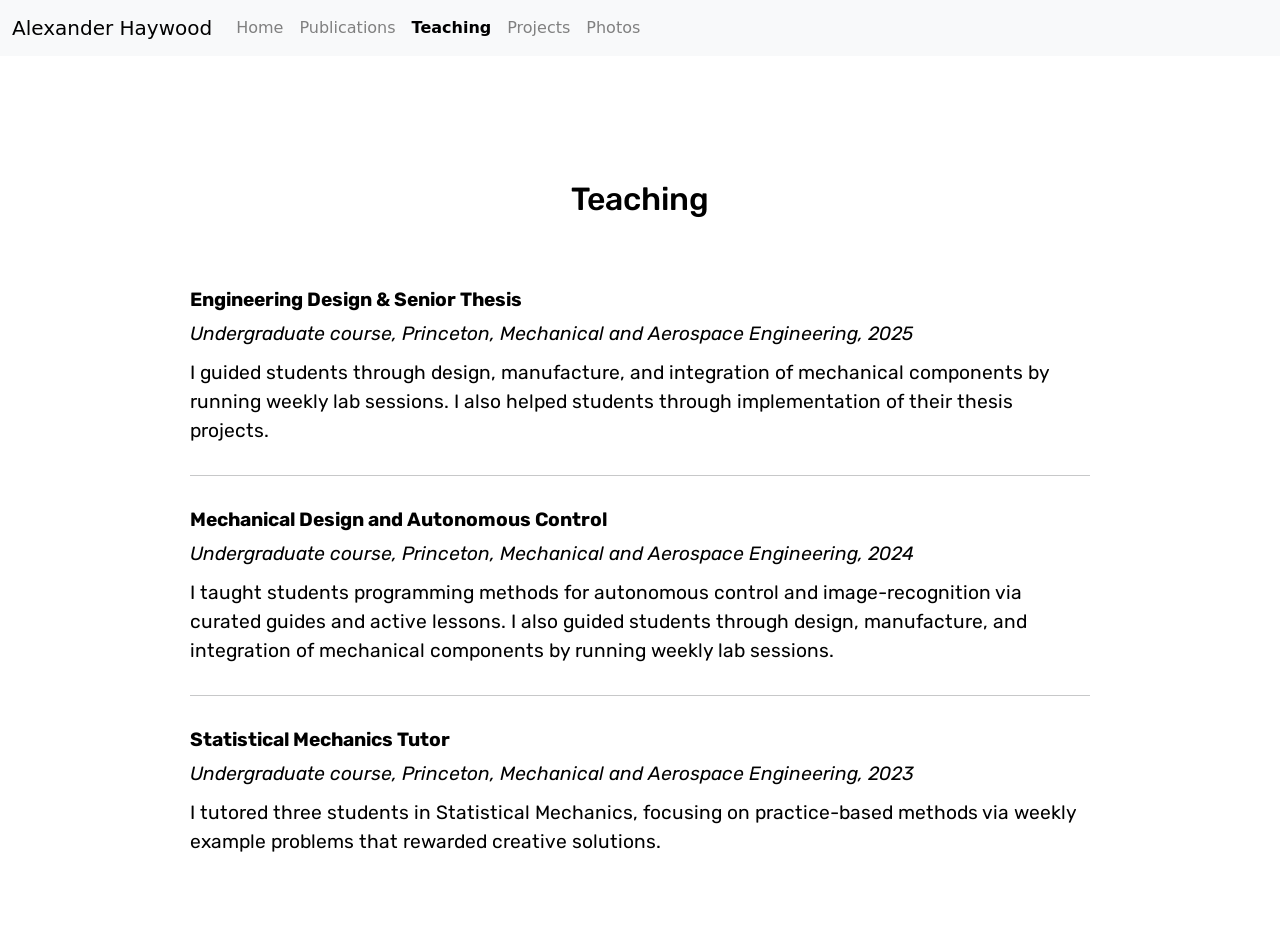
<file: assets/teaching.html>
<!DOCTYPE html>
<html lang="en" dir="ltr">
  <head>
    <meta charset="utf-8">
    <meta name="viewport" content="width=device-width, initial-scale=1, shrink-to-fit=no">
    <title>Personal Website - Teaching</title>
    <link rel="preconnect" href="https://fonts.gstatic.com">
    <link href="https://fonts.googleapis.com/css2?family=Rubik:wght@300;400;500;600;700&display=swap" rel="stylesheet">
    <script src="granim.min.js"></script>
    <link href="https://cdn.jsdelivr.net/npm/bootstrap@5.1.3/dist/css/bootstrap.min.css" rel="stylesheet" integrity="sha384-1BmE4kWBq78iYhFldvKuhfTAU6auU8tT94WrHftjDbrCEXSU1oBoqyl2QvZ6jIW3" crossorigin="anonymous">
    <link rel="stylesheet" href="https://cdnjs.cloudflare.com/ajax/libs/font-awesome/4.7.0/css/font-awesome.min.css">
    <link rel="stylesheet" href="styles.css">
    <style>
        /* Add CSS for navigation positioning if needed */
        nav {
            position: relative; /* Or 'fixed' */
            z-index: 1000;
            width: 100%;
        }

        /* Adjust padding for main content to prevent it from being hidden under the nav bar */
        .main-content {
            padding: 5% 5%;
            padding-top: calc(5% + 60px); /* Adjust based on nav height */
            position: relative;
            z-index: 1;
        }

        /* Style for the teaching content container, mirroring .publications-content */
       .teaching-content {
            text-align: left; /* Align text content left within this block */
            max-width: 900px; /* Adjust this value for desired width, matches publications */
            margin: 0 auto; /* Centers the container, matches publications */
            padding-top: 20px; /* Add some space below the main heading, matches publications */
        }

        /* Style for the main page title (Teaching) - Now using h2 */
        .main-content h2 { /* Changed from h1 to h2 to match publications structure */
             text-align: center; /* Center the main heading */
             padding-bottom: 20px; /* Space below the main heading, matches publications h2 inline style */
             /* Font size and weight will now come from styles.css h2 rule */
        }

        /* Style for individual teaching entry titles (now using p with a class) */
        .teaching-entry-title { /* New class to style teaching entry titles */
            margin-top: 20px; /* Space above the entry title */
            margin-bottom: 5px; /* Space below the entry title, matches publications bold paragraph */
            font-weight: bold; /* Make entry titles bold, matches publications bold paragraph */
            font-size: 1.2rem; /* Explicitly set to match paragraph size from styles.css */
            /* Color will come from styles.css p rule */
        }


         /* Style for course details (like Undergraduate course, Princeton, ...) */
         .teaching-entry .course-details {
             font-style: italic; /* Make text italic, matches publications italic paragraph */
             margin-bottom: 10px; /* Space below course details, matches publications italic paragraph */
             /* Font size and weight will come from styles.css p rule */
         }

         /* Style for the description paragraph */
         .teaching-entry .description {
             margin-bottom: 10px; /* Space below description, matches publications description paragraph */
             /* Font size and weight will come from styles.css p rule */
         }

         /* Basic paragraph styling for consistency, can adjust font-size and line-height if needed */
         .teaching-content p {
             /* margin-bottom: 10px; /* Default space between paragraphs, matches publications paragraphs - already set on specific paragraphs */
             /* Font size and weight will come from styles.css p rule */
         }


        /* Style for the horizontal rule separators */
        .teaching-content hr {
            margin: 30px 0; /* Separator between entries, matches publications hr */
        }

    </style>
  </head>
  <body>

  <nav class="navbar navbar-expand-lg navbar-light bg-light">
    <div class="container-fluid">
      <a class="navbar-brand" href="index.html">Alexander Haywood</a>
      <button class="navbar-toggler" type="button" data-bs-toggle="collapse" data-bs-target="#navbarNav" aria-controls="navbarNav" aria-expanded="false" aria-label="Toggle navigation">
        <span class="navbar-toggler-icon"></span>
      </button>
      <div class="collapse navbar-collapse" id="navbarNav">
        <ul class="navbar-nav">
          <li class="nav-item">
            <a class="nav-link" href="index.html">Home</a> </li>
          <li class="nav-item">
            <a class="nav-link" href="publications.html">Publications</a>
          </li>
          <li class="nav-item">
            <a class="nav-link active" aria-current="page" href="teaching.html">Teaching</a> </li>
          <li class="nav-item">
            <a class="nav-link" href="projects.html">Projects</a>
          </li>
          <li class="nav-item">
            <a class="nav-link" href="photos.html">Photos</a>
          </li>
        </ul>
      </div>
    </div>
  </nav>

    <canvas id="canvas-image-blending" style="height: 300px;"></canvas>

    <div class="main-content">
      <h2>Teaching</h2> <div class="teaching-content">

        <div class="teaching-entry">
          <p class="teaching-entry-title">Engineering Design & Senior Thesis</p> <p class="course-details">Undergraduate course, Princeton, Mechanical and Aerospace Engineering, 2025</p>
          <p class="description">I guided students through design, manufacture, and integration of mechanical components by running weekly lab sessions. I also helped students through implementation of their thesis projects.</p>
        </div>

        <hr> <div class="teaching-entry">
          <p class="teaching-entry-title">Mechanical Design and Autonomous Control</p> <p class="course-details">Undergraduate course, Princeton, Mechanical and Aerospace Engineering, 2024</p>
          <p class="description">I taught students programming methods for autonomous control and image-recognition via curated guides and active lessons. I also guided students through design, manufacture, and integration of mechanical components by running weekly lab sessions.</p>
        </div>

        <hr> <div class="teaching-entry">
          <p class="teaching-entry-title">Statistical Mechanics Tutor</p> <p class="course-details">Undergraduate course, Princeton, Mechanical and Aerospace Engineering, 2023</p>
          <p class="description">I tutored three students in Statistical Mechanics, focusing on practice-based methods via weekly example problems that rewarded creative solutions.</p>
        </div>

        </div>
    </div>

    <script src="https://cdn.jsdelivr.net/npm/bootstrap@5.0.2/dist/js/bootstrap.bundle.min.js" integrity="sha384-MrcW6ZMFYlzcLA8Nl+NtUVF0sA7MsXsP1UyJoMp4YLEuNSfAP+JcXn/tWtIaxVXM" crossorigin="anonymous"></script>

    <script>
        var granimInstance = new Granim({
            element: '#canvas-image-blending',
            direction: 'diagonal',
            isImageDepixelatedToCanvas: false, // Set to true if you blend images
            image: {
                source: 'assets/gradient-image.jpg', // Replace with your image path
                blendingMode: 'multiply' // Or another blending mode
            },
            stateData: {
                "default-state": {
                    gradients: [
                        ['#29323c', '#485563'],
                        ['#5b4a6e', '#e4c4d1'],
                        ['#ff6e7f', '#bfe9ff']
                    ],
                    transitionSpeed: 5000
                }
            }
        });
    </script>

  </body>
</html>
</file>
<file: style.css>
/* ========================================
   Alexander Haywood | Academic Portfolio
   Dark Academic / Modern Consulting Aesthetic
   Mobile-Optimized v2.1
   ======================================== */

:root {
    --bg-primary: #0f1115;
    --bg-secondary: #161920;
    --text-primary: #e8eaed;
    --text-secondary: #a0a4ab;
    --accent: #3b82f6;
    --accent-hover: #2563eb;
    --border: rgba(255, 255, 255, 0.08);
    --card-bg: rgba(255, 255, 255, 0.04);
    --shadow: 0 10px 30px -10px rgba(0, 0, 0, 0.6);
    --radius: 12px;
    --transition: all 0.3s cubic-bezier(0.4, 0, 0.2, 1);
}

* { margin: 0; padding: 0; box-sizing: border-box; }
html { scroll-behavior: smooth; font-size: 16px; }
body {
    font-family: 'Inter', system-ui, -apple-system, sans-serif;
    background-color: var(--bg-primary);
    color: var(--text-primary);
    line-height: 1.6;
    overflow-x: hidden;
}

/* Dynamic Background */
.dynamic-bg {
    position: fixed; top: 0; left: 0; width: 100%; height: 100%;
    background: 
        radial-gradient(circle at 20% 30%, rgba(59, 130, 246, 0.15) 0%, transparent 40%),
        radial-gradient(circle at 80% 70%, rgba(139, 92, 246, 0.12) 0%, transparent 40%),
        linear-gradient(135deg, #0f1115 0%, #1a1d24 100%);
    z-index: -1;
    animation: bgShift 20s ease-in-out infinite alternate;
}

@keyframes bgShift {
    0% { transform: scale(1) rotate(0deg); }
    100% { transform: scale(1.1) rotate(3deg); }
}

/* Layout */
.container { max-width: 1200px; margin: 0 auto; padding: 0 2rem; }
.section { padding: 6rem 0; position: relative; }
.alt-bg { background-color: var(--bg-secondary); }

/* Typography */
h1, h2, h3 { font-family: 'Playfair Display', serif; line-height: 1.2; color: var(--text-primary); }
h1 { font-size: clamp(2.5rem, 6vw, 4.5rem); margin-bottom: 1.5rem; }
h2 { font-size: clamp(2rem, 4vw, 3rem); margin-bottom: 1rem; }
p { color: var(--text-secondary); max-width: 70ch; overflow-wrap: break-word; word-break: normal; }
.accent { color: var(--accent); }

/* Navigation */
header {
    position: fixed; top: 0; width: 100%; z-index: 100;
    background: rgba(15, 17, 21, 0.85); backdrop-filter: blur(12px);
    border-bottom: 1px solid var(--border);
}
.nav-inner { display: flex; justify-content: space-between; align-items: center; height: 70px; }
.logo { font-family: 'Playfair Display', serif; font-size: 1.5rem; color: var(--text-primary); text-decoration: none; font-weight: 600; }

/* Hamburger Toggle */
.nav-toggle {
    display: none;
    flex-direction: column; justify-content: space-between;
    width: 30px; height: 21px; background: transparent; border: none; cursor: pointer; padding: 0; z-index: 101;
}
.nav-toggle span { display: block; width: 100%; height: 3px; background-color: var(--text-primary); border-radius: 2px; transition: var(--transition); }

.nav-links { display: flex; gap: 2rem; list-style: none; align-items: center; }
.nav-links a { color: var(--text-secondary); text-decoration: none; font-size: 0.95rem; transition: var(--transition); padding-bottom: 4px; border-bottom: 2px solid transparent; }
.nav-links a:hover, .nav-links a.active { color: var(--accent); border-bottom-color: var(--accent); }

/* Buttons */
.btn { display: inline-block; padding: 0.85rem 1.75rem; border-radius: 8px; font-weight: 500; text-decoration: none; cursor: pointer; transition: var(--transition); border: none; font-size: 1rem; }
.btn-primary { background: var(--accent); color: white; }
.btn-primary:hover { background: var(--accent-hover); transform: translateY(-2px); box-shadow: 0 6px 20px rgba(59, 130, 246, 0.4); }
.btn-secondary { border: 1px solid var(--border); color: var(--text-primary); background: transparent; }
.btn-secondary:hover { background: var(--card-bg); border-color: var(--accent); }

/* Hero Section */
.hero-section {
    position: relative; min-height: 90vh; display: flex; align-items: center; justify-content: center; text-align: center; padding-top: 80px;
    background: linear-gradient(to bottom, rgba(15, 17, 21, 0.4) 0%, rgba(15, 17, 21, 1) 100%), url('assets/snow.jpg');
    background-size: cover; background-position: center; background-attachment: scroll;
}
.hero-actions { display: flex; gap: 1rem; justify-content: center; flex-wrap: wrap; margin-top: 2.5rem; }

/* Vision/Value Cards */
.vision-grid, .services-grid, .metrics-grid { display: grid; gap: 2rem; margin-top: 3rem; }
.vision-grid { grid-template-columns: repeat(auto-fit, minmax(280px, 1fr)); }
.value-card { background: var(--card-bg); padding: 2.5rem; border-radius: var(--radius); border: 1px solid var(--border); transition: var(--transition); }
.value-card:hover { transform: translateY(-5px); border-color: rgba(59, 130, 246, 0.3); box-shadow: var(--shadow); }

/* About Card Layout */
.about-card { display: flex; gap: 3rem; align-items: center; flex-wrap: wrap; }
.about-text { flex: 1; min-width: 280px; max-width: 100%; overflow-wrap: break-word; word-break: normal; }
.about-image { 
    flex: 0 0 auto; 
    width: 100%; 
    max-width: 340px; 
    margin: 0 auto; 
}
.about-image img {
    width: 100%;
    height: 350px;
    object-fit: cover;
    object-position: top center;
    border-radius: var(--radius);
    border: 1px solid var(--border);
    box-shadow: var(--shadow);
}

/* Services/Projects Cards */
.services-grid { grid-template-columns: repeat(auto-fit, minmax(300px, 1fr)); }
.service-card { background: var(--card-bg); padding: 2.5rem; border-radius: var(--radius); border: 1px solid var(--border); transition: var(--transition); display: flex; flex-direction: column; gap: 0.75rem; }
.service-card:hover { transform: translateY(-4px); box-shadow: var(--shadow); }
.service-card h3, .service-card h4 { margin-bottom: 0.75rem; color: var(--text-primary); font-size: 1.5rem; }

/* Metrics/Stats */
.metrics-grid { grid-template-columns: repeat(auto-fit, minmax(200px, 1fr)); text-align: center; margin-top: 3rem; }
.metric-item { background: var(--card-bg); padding: 2.5rem 1.5rem; border-radius: var(--radius); border: 1px solid var(--border); transition: var(--transition); }
.metric-value { display: block; font-size: 3rem; font-weight: 700; color: var(--accent); margin-bottom: 0.5rem; font-family: 'Playfair Display', serif; }
.metric-label { color: var(--text-secondary); font-size: 0.95rem; text-transform: uppercase; letter-spacing: 1px; }

/* Publications */
.pub-section { margin-bottom: 4rem; }
.pub-list { display: flex; flex-direction: column; gap: 2rem; margin-top: 2rem; }
.pub-item { background: var(--card-bg); padding: 2rem; border-radius: var(--radius); border-left: 3px solid var(--accent); transition: var(--transition); }
.pub-item:hover { transform: translateX(4px); box-shadow: var(--shadow); }
.pub-meta { font-size: 0.95rem; color: var(--text-secondary); margin-bottom: 0.75rem; font-style: italic; }
.pub-link { color: var(--accent); text-decoration: none; font-weight: 500; transition: var(--transition); display: inline-block; margin-top: 1rem; }
.pub-link:hover { text-decoration: underline; }

/* Teaching */
.teaching-grid { grid-template-columns: repeat(auto-fit, minmax(320px, 1fr)); gap: 2rem; margin-top: 2.5rem; }
.teach-card { background: var(--card-bg); padding: 2.5rem; border-radius: var(--radius); border: 1px solid var(--border); transition: var(--transition); display: flex; flex-direction: column; gap: 0.75rem; }
.teach-card:hover { transform: translateY(-4px); box-shadow: var(--shadow); }

/* Photos */
.photo-grid { display: grid; grid-template-columns: repeat(auto-fill, minmax(280px, 1fr)); gap: 1.5rem; margin-top: 3rem; }
.photo-item { margin: 0; border-radius: var(--radius); overflow: hidden; aspect-ratio: 4/3; background: #1a1d24; transition: var(--transition); }
.photo-item:hover { transform: scale(1.02); box-shadow: var(--shadow); }
.photo-item img { width: 100%; height: 100%; object-fit: cover; display: block; transition: var(--transition); }

/* Contact */
.contact-wrapper { max-width: 700px; margin: 0 auto; text-align: center; }
.contact-form { display: grid; gap: 1.5rem; margin-top: 2.5rem; text-align: left; }
.form-group label { display: block; margin-bottom: 0.5rem; color: var(--text-primary); font-weight: 500; }
.form-group input, .form-group textarea { width: 100%; padding: 1rem; background: rgba(255,255,255,0.03); border: 1px solid var(--border); border-radius: 8px; color: var(--text-primary); font-family: inherit; transition: var(--transition); }
.form-group input:focus, .form-group textarea:focus { outline: none; border-color: var(--accent); background: rgba(59, 130, 246, 0.05); }
.full-width { grid-column: 1 / -1; }

/* Footer */
footer { padding: 3rem 0; background: rgba(0,0,0,0.2); border-top: 1px solid var(--border); margin-top: 4rem; }
.footer-content { display: flex; justify-content: space-between; align-items: center; flex-wrap: wrap; gap: 1rem; font-size: 0.9rem; color: var(--text-secondary); }

/* Scroll Reveal Animation */
.reveal { opacity: 0; transform: translateY(30px); transition: all 0.8s cubic-bezier(0.4, 0, 0.2, 1); }
.reveal.active { opacity: 1; transform: translateY(0); }

/* ========================================
   MOBILE & RESPONSIVE OVERRIDES
   ======================================== */
@media (max-width: 768px) {
    .nav-toggle { display: flex; }
    
    /* Mobile Nav Overlay Fixes */
    .nav-links {
        position: fixed; 
        top: 70px; 
        left: 0; 
        width: 100%; 
        height: calc(100vh - 70px); /* Explicit height fixes the squishing bug */
        background-color: var(--bg-primary); /* Solid dark background to prevent overlap */
        -webkit-backdrop-filter: blur(12px); 
        backdrop-filter: blur(12px);
        display: flex;
        flex-direction: column; 
        align-items: center; 
        justify-content: flex-start; /* Space out starting from the top */
        padding-top: 4rem; /* Buffer from top edge */
        gap: 2.5rem;
        transform: translateX(100%); 
        transition: var(--transition);
        z-index: 99; /* Set Z-Index securely */
        overflow-y: auto;
    }
    .nav-links.active { transform: translateX(0); }
    .nav-links a { display: block; width: 100%; text-align: center; font-size: 1.25rem; padding: 0.75rem 1.5rem; border-bottom: none; }

    /* Hero & Layout Adjustments */
    #hero { min-height: 80vh; padding-top: 60px; }
    .section { padding: 4rem 0; }
    
    /* Stack About Card Vertically & Fix Portrait Scaling */
    .about-card { flex-direction: column; gap: 2rem; text-align: center; }
    .about-image { max-width: 300px; width: 100%; }
    .about-image img { height: auto; aspect-ratio: 4/5; }
    
    /* Buttons & Grids */
    .hero-actions { flex-direction: column; align-items: center; width: 100%; }
    .btn { width: 100%; max-width: 320px; text-align: center; }
    .vision-grid, .services-grid, .metrics-grid { grid-template-columns: 1fr; }
    
    /* Footer */
    .footer-content { flex-direction: column; text-align: center; }
}

@media (max-width: 480px) {
    h1 { font-size: 2.2rem; }
    h2 { font-size: 1.75rem; }
    .container { padding: 0 1.25rem; }
    .value-card, .service-card, .teach-card { padding: 1.75rem; }
}
</file>
<file: assets/styles.css>
#canvas-image-blending {
    position: absolute;
    width: 100%;
    height: 750px; /* Consider adjusting this height based on content or making it responsive if it overlaps */
    top: 0;
    right: 0;
    bottom: 0;
    left: 0;
}

.main-content {
    padding: 5% 5%;
    position: relative;
    z-index: 1;
}

.header {
    display: flex;
}

.work-header {
    display: flex;
}

h1 {
    font-family: 'Rubik', sans-serif;
    font-size: 3.0rem;
    font-weight: 700;
    color: black;
}

h2 {
    font-family: 'Rubik', sans-serif;
    font-size: 2.0rem;
    font-weight: 500;
    color: black;
}

h3 {
    font-family: 'Rubik', sans-serif;
    font-size: 1.8rem;
    font-weight: 500;
    color: black;
    padding-bottom: 10px;
}

p {
    font-family: 'Rubik', sans-serif;
    font-size: 1.2rem;
    font-weight: 400;
    color: black;
}

.time-text {
    font-family: 'Rubik', sans-serif;
    font-size: 1.2rem;
    font-weight: 200;
    color: black;
}

.header-text {
    width: 80%
}

.header-image {
    width: 65%;
    height: 65%;
}

.col {
    padding-bottom: 30px;
}

.rounded-corners {
    border-radius: 20px;
    height: 300px;
}

.title-image {
    border-radius: 20px;
    width: 100%;
    height: auto;
    display: block;
    margin: 0;
}

.modal {
    display: none;
    position: fixed;
    z-index: 1001;
    left: 0;
    top: 0;
    width: 100%;
    height: 100%;
    overflow: auto;
    background-color: rgb(0,0,0);
    background-color: rgba(0,0,0,0.4);
}

.modal-content {
    background-color: #fefefe;
    margin: 15% auto;
    padding: 20px;
    border: 1px solid #888;
    width: 80%;
    max-width: 600px;
    border-radius: 3%;
}

.closeModal1, .closeModal2, .closeModal3, .closeModal4, .closeModal5 {
    color: #aaa;
    float: right;
    font-size: 28px;
    font-weight: bold;
    cursor: pointer;
}

.closeModal1:hover, .closeModal1:focus,
.closeModal2:hover, .closeModal2:focus,
.closeModal3:hover, .closeModal3:focus,
.closeModal4:hover, .closeModal4:focus,
.closeModal5:hover, .closeModal5:focus {
    color: black;
    text-decoration: none;
}

ul {
    list-style-position: inside;
    list-style-type: square;
}

.flex-container {
    display: flex;
    flex-wrap: wrap;
}

.flex-container-reverse {
    display: flex;
    flex-wrap: wrap;
}

.big-container-left {
    flex: 1 1 250px;
    padding: 10px;
    text-align: left;
    margin-right: 40px;
    min-width: 200px;
    margin-top: 20px;
}

.small-container-right {
    flex: 0 1 20%;
    max-width: 20%;
    min-width: 100px;
    padding: 10px;
    text-align: center;
}

.big-container-right {
    flex: 70%;
    padding: 10px;
    text-align: left;
}

.small-container-left {
    flex: 30%;
    padding: 10px;
    text-align: left;
}

.fa {
    padding: 20px;
    font-size: 20px;
    width: 60px;
    text-align: center;
    text-decoration: none;
    border-radius: 50%;
}

.fa:hover {
    opacity: 0.7;
}

.fa-paper-plane {
    background: #3D348B;
    color: white;
}

.fa-instagram {
    background: #7678ED;
    color: white;
}

.fa-github {
    background: #0973fd;
    color: white;
}

.progressbar {
    height: 30px;
    width: 20%;
    background-color: #3D348B;
    display: flex;
    align-items: center;
    margin: 20px;
}

.inner-progressbar {
    background-color: #7678ED;
    height: 22px;
    margin-left: 4px;
    margin-right: 4px;
    padding-right: 4px;
    color: white;
    text-align: right;
    font-size: 15px;
}

.italian {
    width: 100%;
}

.english {
    width: 100%;
}

.german {
    width: 85%;
}

.mandarin {
    width: 20%
}

.below-image-info {
    margin-top: 5px;
    text-align: left;
}

.below-image-info p {
    margin-top: 10px;
    margin-bottom: 5px;
}

.info-item i {
    margin-right: 10px;
    font-size: 1.2rem;
}

/* Updated Styling for horizontal links */
.horizontal-links {
    display: flex;
    justify-content: center;
    align-items: center;
    margin-top: 10px;
    margin-bottom: 10px;
    flex-wrap: wrap;
    width: 100%;
    gap: 15px; /* Increased gap between button-like items */
}

/* Style for the 'a' tag which is the actual button-like element */
.horizontal-links .info-item a {
    border-radius: 8px;
    padding: 10px 20px; /* Increased horizontal padding for more space */
    border: 1px solid #ccc;
    background-color: #fefefe;
    box-shadow: 3px 3px 8px rgba(0, 0, 0, 0.9);
    cursor: pointer;
    font-family: 'Rubik', sans-serif;
    font-weight: 400;
    color: black;
    text-decoration: none;
    display: inline-flex; /* Use inline-flex so they sit next to each other */
    align-items: center;
    justify-content: center;
    font-size: 1rem;
    white-space: nowrap; /* Prevent text from wrapping inside the button */
    flex-shrink: 0; /* Prevent the buttons from shrinking too much */
}

.horizontal-links .info-item a:hover {
    background-color: #e9e9e9;
    box-shadow: 4px 4px 10px rgba(0, 0, 0, 1.0);
    text-decoration: none;
}

/* The .info-item wrapper itself should not have button styling */
.horizontal-links .info-item {
    border-radius: 0;
    padding: 0;
    border: none;
    background-color: transparent;
    box-shadow: none;
    cursor: auto;
    font-family: inherit;
    font-weight: inherit;
    color: inherit;
    display: block; /* Allows the 'a' tag to fill it if needed, but 'a' is inline-flex */
    margin: 0; /* Reset wrapper margins */
}

/* --- Start Navbar Specific Styles (modified for consistent active link boldness) --- */
/* General styling for nav links (inactive state) */
.navbar-nav .nav-link {
    color: gray; /* Sets inactive links to gray */
}

/* Styling for the active nav link */
.navbar-nav .nav-link.active {
    color: #000000 !important; /* Makes the active link black, !important is used to override Bootstrap's default */
    font-weight: 600 !important; /* Adjusted to 600 for a more subtle bold, matching the 'Projects' image */
    text-shadow: none !important; /* Explicitly remove text-shadow */
}

/* Optional: Adjust hover state if needed */
.navbar-nav .nav-link:hover {
    color: #333; /* Slightly darker gray on hover for inactive links */
}

.navbar-nav .nav-link.active:hover {
    color: #000000 !important; /* Keeps active link black on hover */
    text-shadow: none !important; /* Ensure no shadow on hover for active link */
}

/* Ensures the brand name is black */
.navbar-brand {
    color: black !important;
}
/* --- End Navbar Specific Styles --- */


/* Media queries */
@media only screen and (max-width: 550px) and (min-width: 200px){
    .container-fluid {
        align-content: center;
    }

    .header {
        display: inline;
        align-items: center;
    }

    .progressbar {
        width: 60%;
    }

    .flex-container, .flex-container-reverse {
        flex-direction: column;
        align-items: center;
    }

    .big-container-left, .small-container-right {
        flex: 100%;
        max-width: 100%;
        text-align: left;
        margin-right: 0;
        margin-left: 0;
    }

    .small-container-right {
        text-align: center;
    }

    .big-container-right, .small-container-left {
        flex: 100%;
        max-width: 100%;
    }

    .small-container-left {
        text-align: left;
    }

    .small-container-right .title-image {
        margin-left: auto;
        margin-right: auto;
        width: 80%;
    }

    .below-image-info {
        text-align: left;
    }

    .info-item {
        justify-content: flex-start;
    }

    /* Adjust horizontal links for smaller screens */
    .horizontal-links {
        flex-direction: column; /* Stack horizontal links vertically on small screens */
        align-items: stretch; /* Make items fill the width of the container */
        justify-content: flex-start; /* Ensure left alignment when stacked */
        gap: 10px; /* Adjust gap for stacked items */
    }

    .horizontal-links .info-item {
        margin: 0; /* Reset margins from the non-media query rule */
        width: 100%; /* Make each button-like item take full width */
        max-width: 300px; /* Limit button width on small screens */
        margin-left: auto; /* Center buttons horizontally */
        margin-right: auto;
    }

    .horizontal-links .info-item a {
        display: flex; /* Ensure icon and text are aligned when stacked */
        justify-content: center; /* Center content in the button */
        width: 100%; /* Make the actual link fill its container */
        font-size: 0.9rem; /* Reduce font size for smaller screens */
        padding: 8px 15px; /* Reduce padding for smaller screens */
        box-shadow: 2px 2px 5px rgba(0, 0, 0, 0.7); /* Reduce box shadow for smaller screens */
    }
}
</file>
